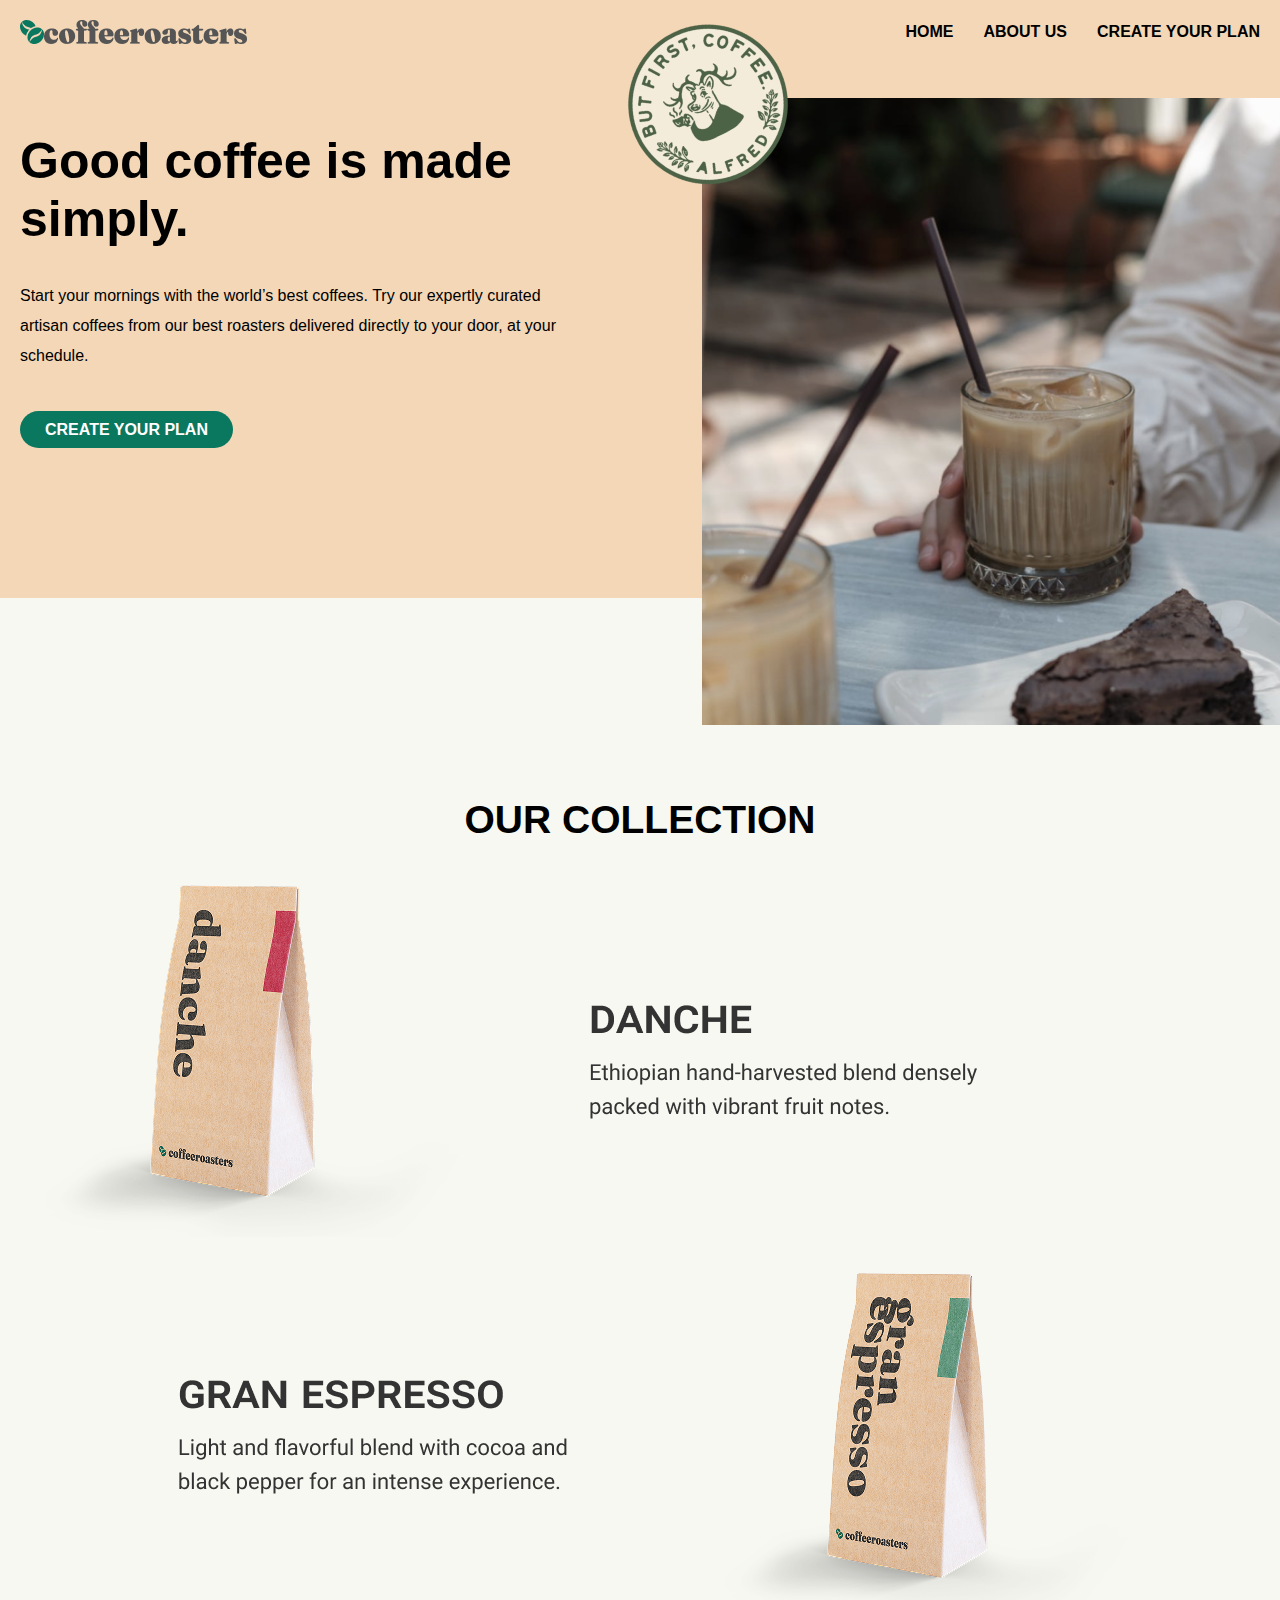
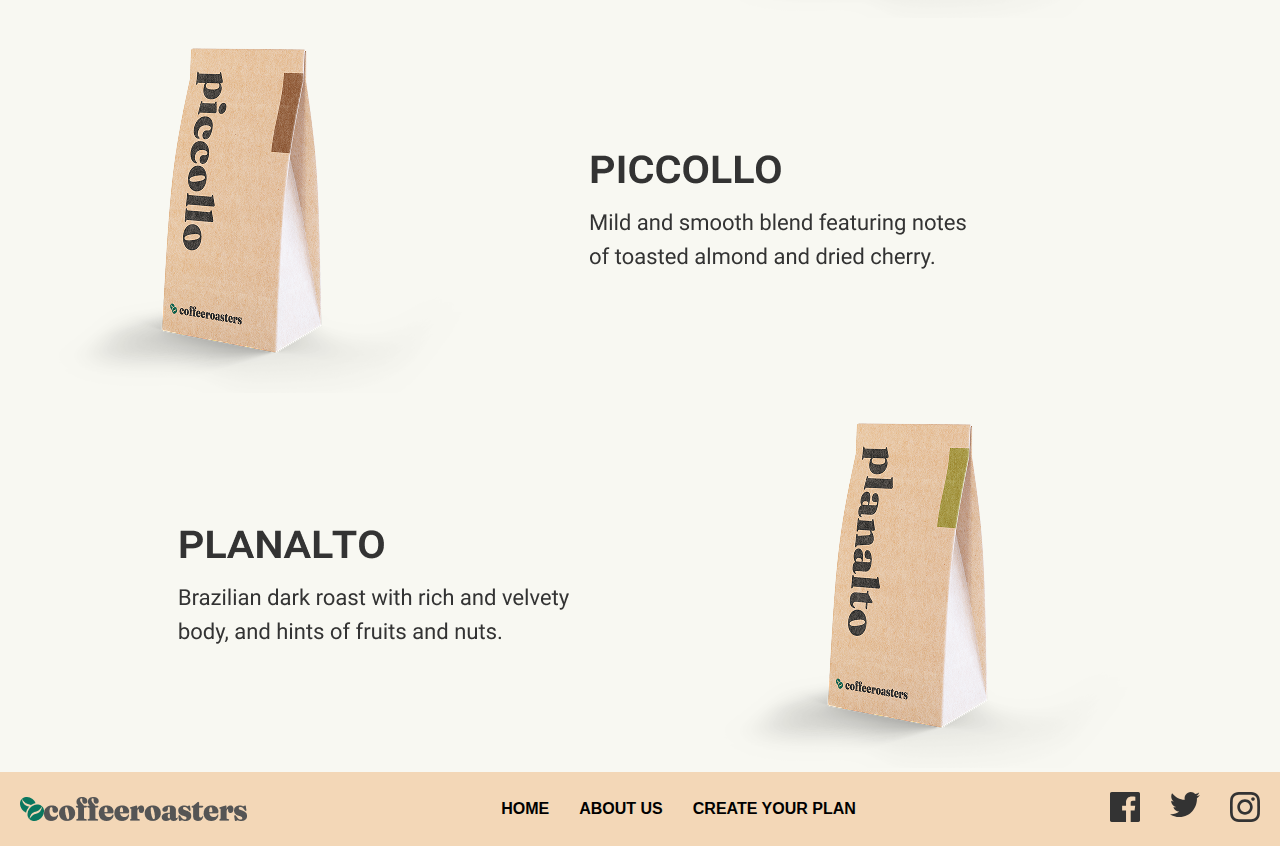
<file: index.html>
<!DOCTYPE html>
<html lang="en">
<head>
    <meta charset="UTF-8">
    <meta name="viewport" content="width=device-width, initial-scale=1.0">
    <link rel="stylesheet" href="./style.css">
    <link rel="stylesheet" href="https://cdnjs.cloudflare.com/ajax/libs/font-awesome/6.7.2/css/all.min.css" integrity="sha512-Evv84Mr4kqVGRNSgIGL/F/aIDqQb7xQ2vcrdIwxfjThSH8CSR7PBEakCr51Ck+w+/U6swU2Im1vVX0SVk9ABhg==" crossorigin="anonymous" referrerpolicy="no-referrer" />
    <title>coffeeroasters</title>
</head>
<body>
    <header>
        <div class="container">
            <img src="./images/logo.png" alt="logo">
            <nav>
                <a href="./index.html">HOME</a>
                <a href="./about.html">ABOUT US</a>
                <a href="#">CREATE YOUR PLAN</a>
            </nav>
        </div>
    </header>

    <section class="intro">
        <div class="container">
            <div class="content">
                <h1>Good coffee is made simply.</h1>

                <p>
                    Start your mornings with the world’s best coffees. Try our expertly curated artisan coffees from our best roasters delivered directly to your door, at your schedule.
                </p>

                <a href="#">CREATE YOUR PLAN</a>
            </div>

            <div class="images">
                <img class="label" src="./images/label.png" alt="">
                <img class="coffee" src="./images/coffee.png" alt="">
            </div>
        </div>
    </section>

    <section class="collection">
        <div class="container">
            <h1>our collection</h1>
            <img src="./images/coffeees.png" alt="">
        </div>
    </section>

    <footer>
        <div class="container">
            <img src="./images/logo.png" alt="logo">
            <nav class="texts">
                <a href="./index.html">HOME</a>
                <a href="./about.html">ABOUT US</a>
                <a href="#">CREATE YOUR PLAN</a>
            </nav>

            <nav class="soc">
                <a href="#"><img src="./images/facebook.svg" alt="facebook"></a>
                <a href="#"><img src="./images/x.svg" alt="x"></a>
                <a href="#"><img src="./images/instagram.svg" alt="instagram"></a>
            </nav>
        </div>
    </footer>
</body>
</html>
</file>
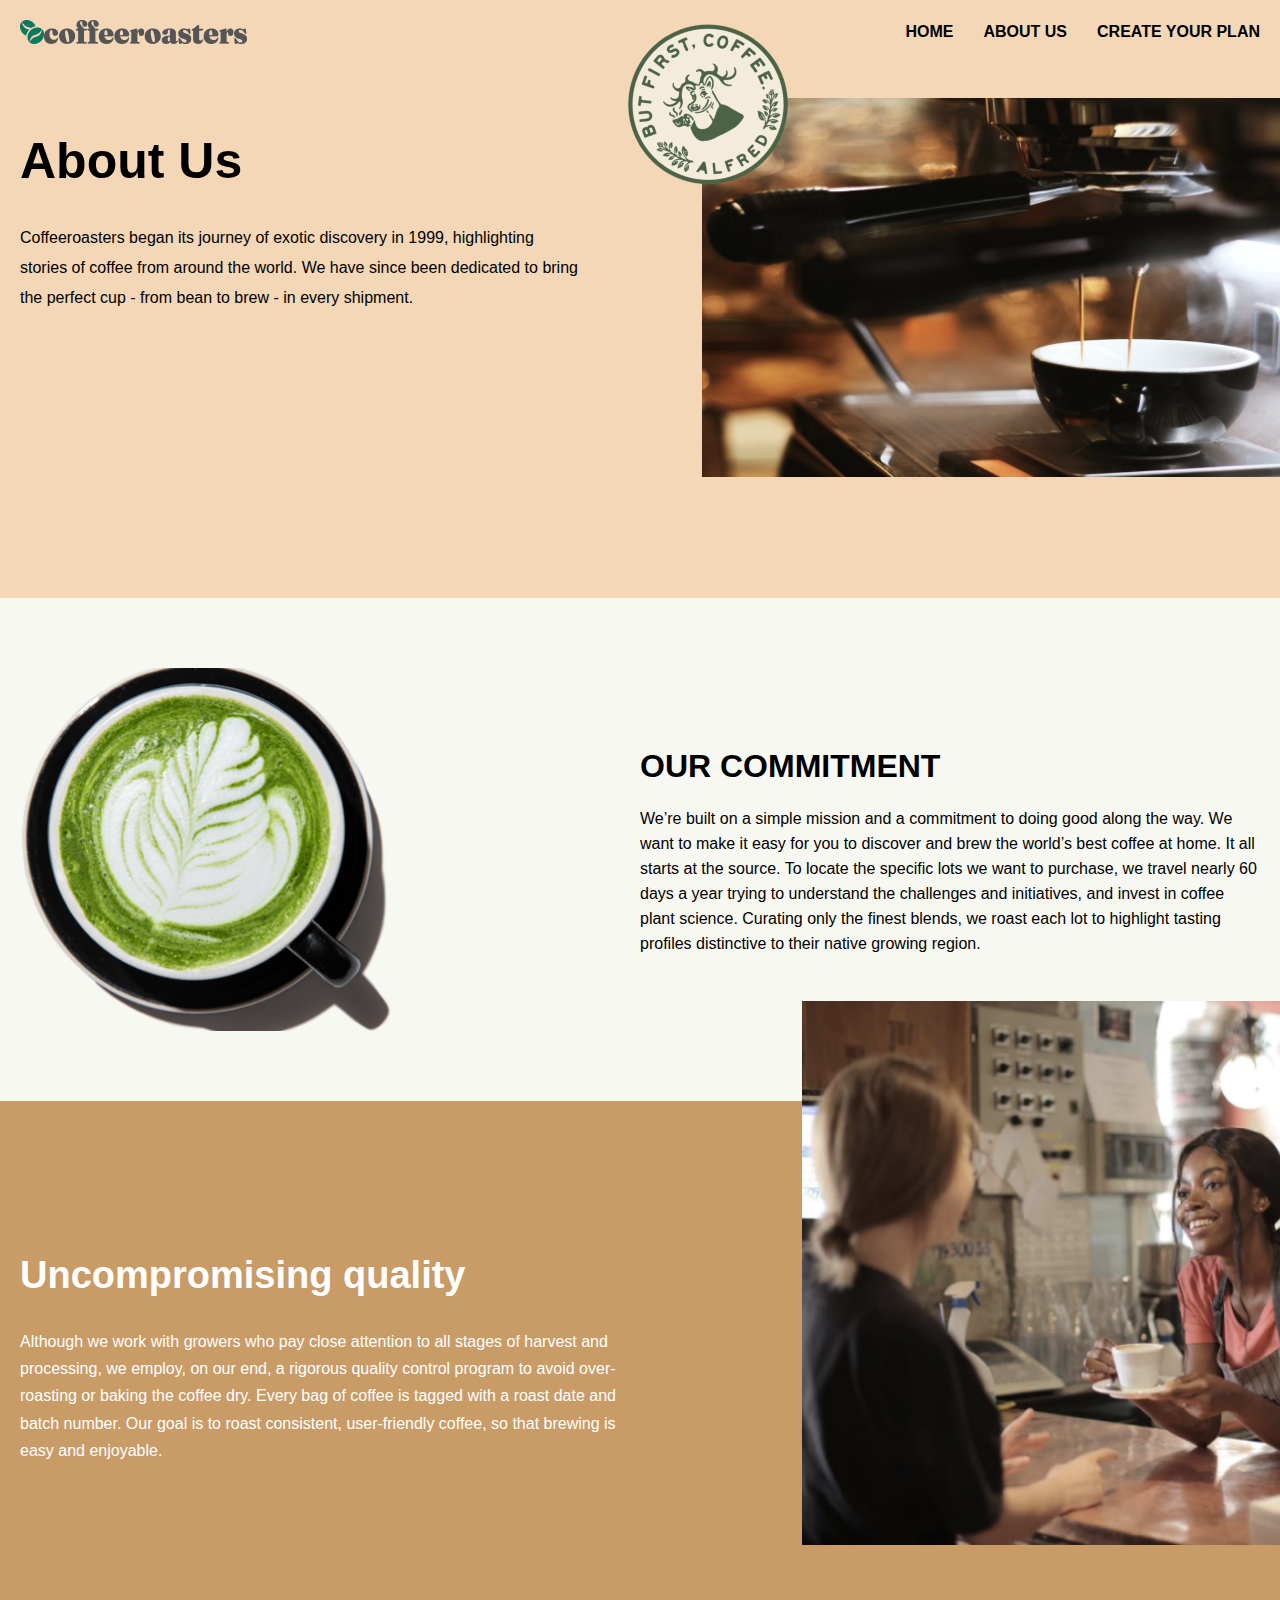
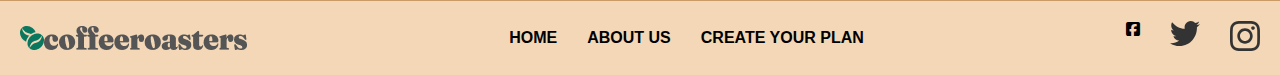
<file: about.html>
<!DOCTYPE html>
<html lang="en">

<head>
    <meta charset="UTF-8">
    <meta name="viewport" content="width=device-width, initial-scale=1.0">
    <link rel="stylesheet" href="./style.css">
    <link rel="stylesheet" href="https://cdnjs.cloudflare.com/ajax/libs/font-awesome/6.7.2/css/all.min.css"
        integrity="sha512-Evv84Mr4kqVGRNSgIGL/F/aIDqQb7xQ2vcrdIwxfjThSH8CSR7PBEakCr51Ck+w+/U6swU2Im1vVX0SVk9ABhg=="
        crossorigin="anonymous" referrerpolicy="no-referrer" />
    <title>coffeeroasters</title>
</head>

<body>
    <header>
        <div class="container">
            <img src="./images/logo.png" alt="logo">
            <nav>
                <a href="./index.html">HOME</a>
                <a href="./about.html">ABOUT US</a>
                <a href="#">CREATE YOUR PLAN</a>
            </nav>
        </div>
    </header>

    <section class="intro">
        <div class="container">
            <div class="content">
                <h1>About Us</h1>

                <p>
                    Coffeeroasters began its journey of exotic discovery in 1999, highlighting stories of coffee from
                    around the world. We have since been dedicated to bring the perfect cup - from bean to brew - in
                    every shipment.
                </p>

            </div>

            <div class="images">
                <img class="label" src="./images/label.png" alt="">
                <img class="coffee" src="./images/coffee(2).png" alt="coffee(2)">
            </div>
        </div>
    </section>

    <section class="commitment">
        <div class="container">
            <img src="./images/cup.png" alt="">
            <div>
                <h1>OUR COMMITMENT</h1>
                <p>
                    We’re built on a simple mission and a commitment to doing good along the way. We want to make it easy
                    for you to discover and brew the world’s best coffee at home. It all starts at the source. To locate
                    the specific lots we want to purchase, we travel nearly 60 days a year trying to understand the
                    challenges and initiatives, and invest in coffee plant science. Curating only the finest blends, we
                    roast each lot to highlight tasting profiles distinctive to their native growing region.
                </p>
            </div>
        </div>
    </section>

    <section class="quality">
        <div class="container">
            <div>
                <h2>Uncompromising quality</h2>
                <p>
                    Although we work with growers who pay close attention to all stages of harvest and processing, we employ, on our end, a rigorous quality control program to avoid over-roasting or baking the coffee dry. Every bag of coffee is tagged with a roast date and batch number. Our goal is to roast consistent, user-friendly coffee, so that brewing is easy and enjoyable.
                </p>
            </div>
            <img src="./images/aunts.png" alt="aunts">
        </div>
    </section>

    <footer>
        <div class="container">
            <img src="./images/logo.png" alt="logo">
            <nav class="texts">
                <a href="./index.html">HOME</a>
                <a href="./about.html">ABOUT US</a>
                <a href="#">CREATE YOUR PLAN</a>
            </nav>

            <nav class="soc">
                <i class="fa-brands fa-square-facebook"></i>
                <a href="#"><img src="./images/x.svg" alt="x"></a>
                <a href="#"><img src="./images/instagram.svg" alt="instagram"></a>
            </nav>
        </div>
    </footer>
</body>

</html>
</file>
<file: style.css>
body {
    font-family: 'Segoe UI', Tahoma, Geneva, Verdana, sans-serif;
    margin: 0;
    background-color: #F8F8F2;
}

.container {
    width: 1240px;
    margin: 0 auto;
}

header {
    background-color: #F3D7B7;
    padding: 20px 0;
}

header .container {
    display: flex;
    justify-content: space-between;
    align-items: center;
}

header nav {
    display: flex;
    gap: 30px;
}

header a {
    color: black;
    text-decoration: none;
    font-weight: 600;
}

header a:hover {
    color: #0A775F;
    transform: scale(1.1);
}

.intro {
    padding-top: 34px;
    background-color: #F3D7B7;
    height: 500px;
}

.intro .container {
    display: flex;
    align-items: start;
    justify-content: space-between;
}

.intro .content {
    width: 45%;
}

.intro .images {
    width: 45%;
}

.intro h1 {
    font-size: 50px;
}

.intro p {
    line-height: 30px;
    margin-bottom: 50px;
}

.intro a {
    color: white;
    background-color: #0A775F;
    text-decoration: none;
    font-weight: 700;
    padding: 10px 25px;
    border-radius: 40px;
}

.intro a:hover {
    background-color: transparent;
    color: #0A775F;
    border: 2px solid #0A775F;
}

.intro .images {
    position: relative;
}

.intro .label {
    position: absolute;
    z-index: 1;
    left: -100px;
    top: -100px;
}

.intro .coffee {
    position: absolute;
    width: 115%;
}

.collection {
    margin-top: 200px;
}

.collection h1 {
    text-transform: uppercase;
    text-align: center;
    font-size: 39px;
}

footer {
    background-color: #F3D7B7;
    padding: 20px 0;
}

footer .container {
    display: flex;
    justify-content: space-between;
    align-items: center;
}

footer .texts {
    display: flex;
    gap: 30px;
}

footer .texts a {
    color: black;
    text-decoration: none;
    font-weight: 600;
}

footer .texts a:hover {
    color: #0A775F;
    transform: scale(1.1);
}

footer .soc {
    display: flex;
    gap: 30px;
}

.commitment {
    padding: 70px 0;
}

.commitment .container {
    display: flex;
    align-items: center;
    justify-content: space-between;
}

.commitment p {
    line-height: 25px;
}

.commitment .container div {
    width: 50%;
}

.commitment img {
    width: 30%;
}

.quality {
    background-color: #C99B67;
    height: 500px;
}

.quality .container {
    height: 100%;
    display: flex;
    align-items: center;
    justify-content: space-between;
    position: relative;
}

.quality .container div {
    width: 50%;
}

.quality img {
    width: 45%;
    position: absolute;
    right: -100px;
    top: -100px;
}

.quality h2 {
    color: white;
    font-size: 38px;
}

.quality p {
    line-height: 1.7;
    color: white;
}
</file>
